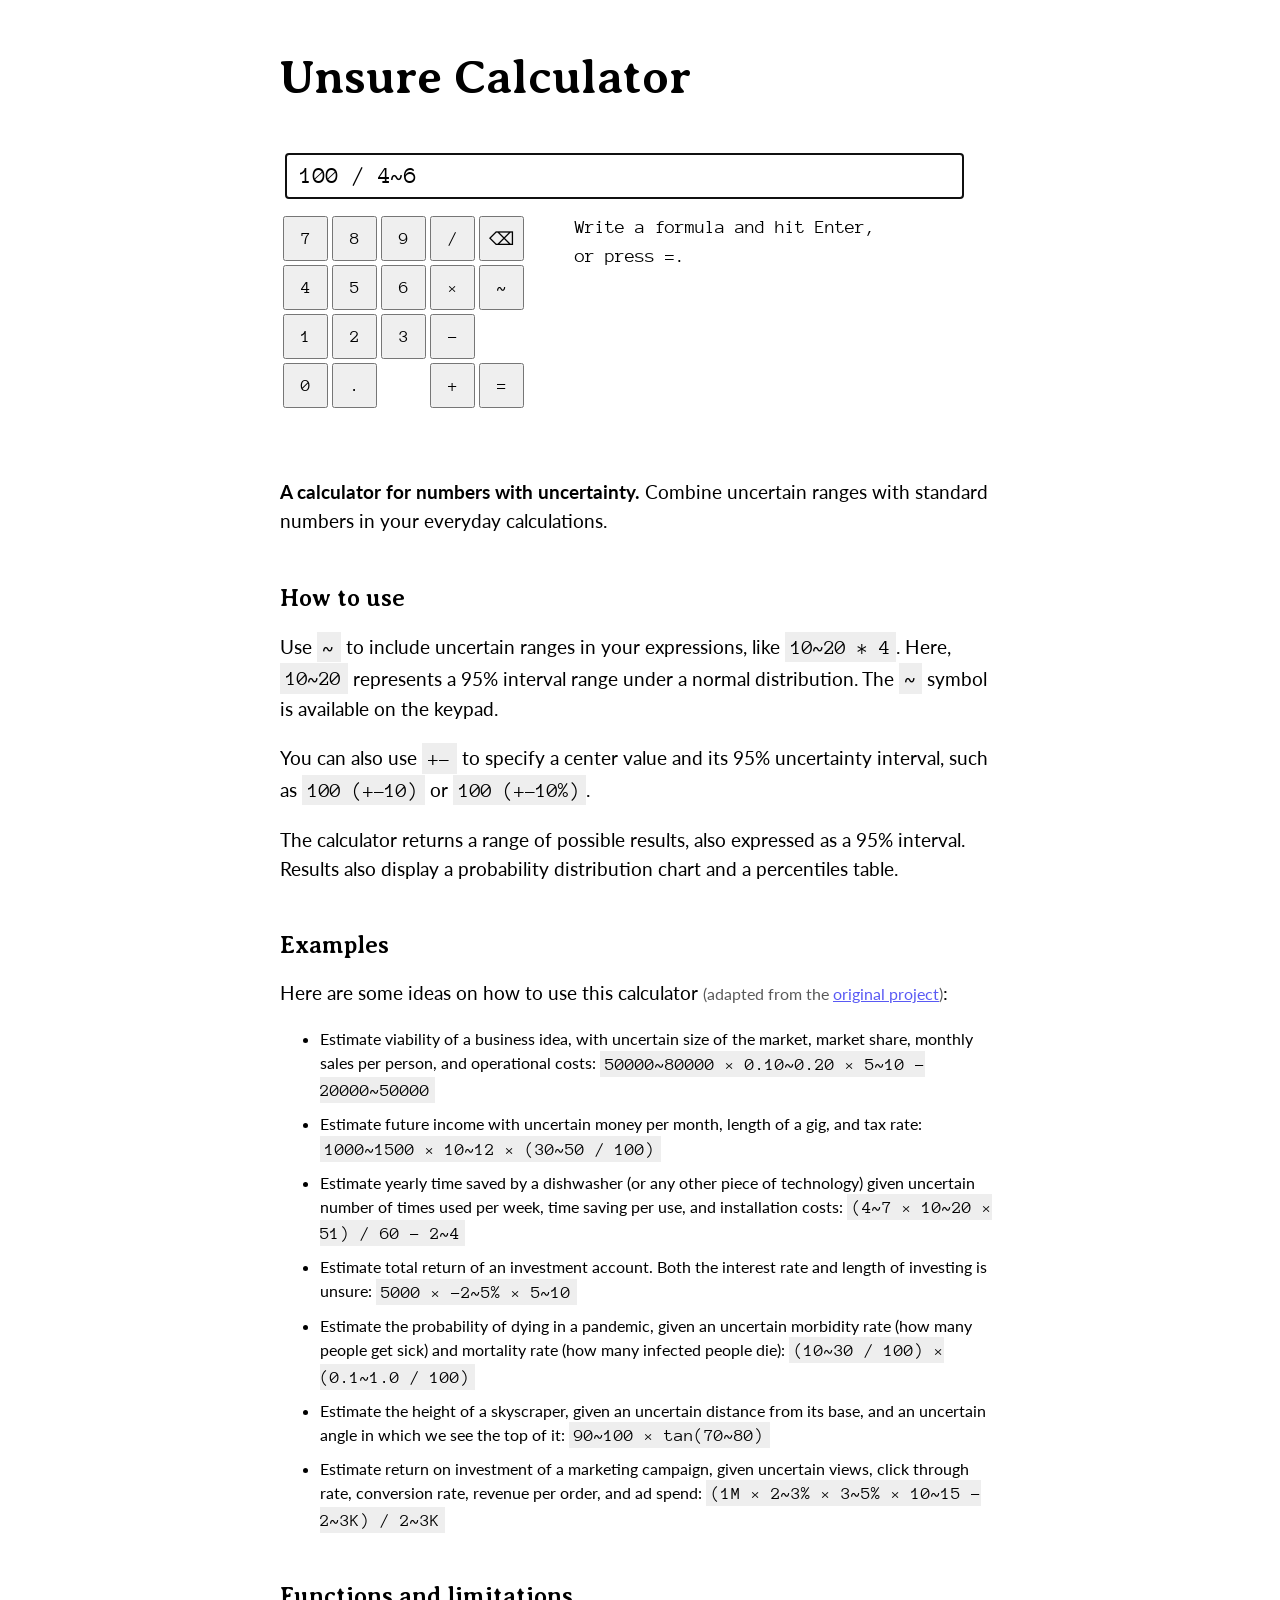
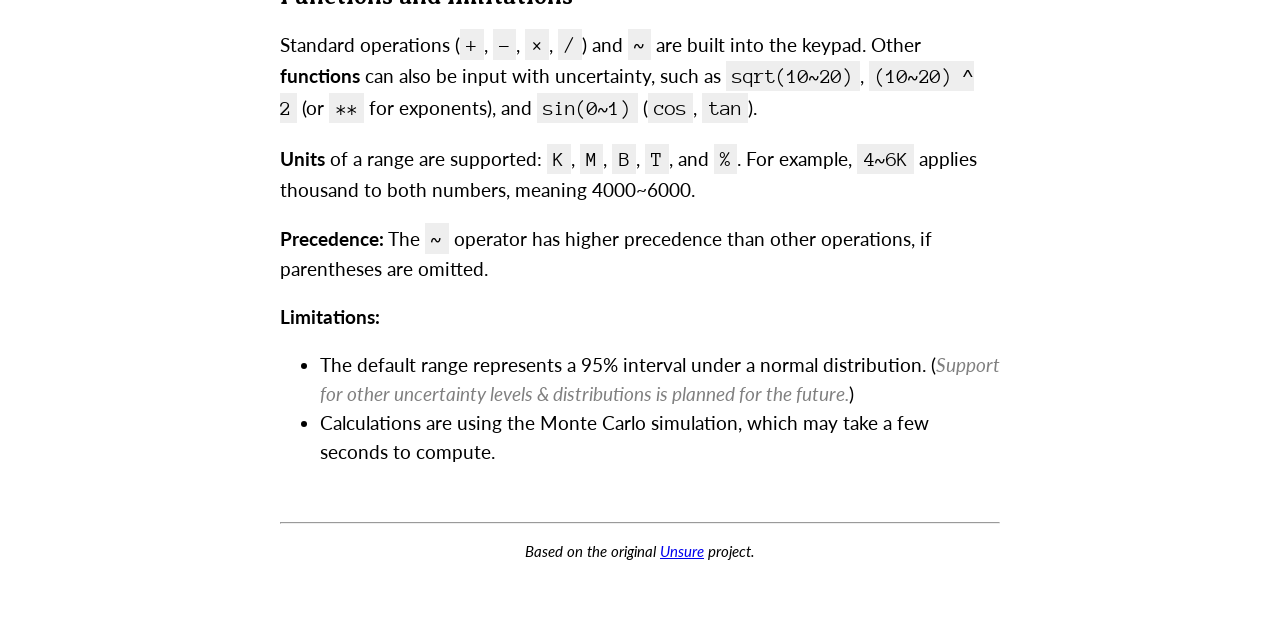
<file: index.html>
<!DOCTYPE html>
<html lang="en">
  <head>
    <title>Unsure Calculator</title>
    <meta charset="utf-8">
    <meta name="viewport" content="width=device-width, initial-scale=1">
    <link rel="manifest" href="manifest.json">
    <link rel="stylesheet" href="styles.css">
    <link rel="stylesheet" href="app_component/app_component.css">
    <script defer src="main.dart.js"></script>

    <link rel="preconnect" href="https://fonts.gstatic.com">
    <link rel="preload" href="worker.dart.js" as="script">

    <link rel="icon" type="image/png" href="favicon.png">

    <meta property="og:title" content="Unsure Calculator">
    <meta property="og:url" content="https://filiph.github.io/unsure/">
    <meta property="og:description" content="The Unsure Calculator is an online tool that lets you calculate with numbers you’re not sure about.">
    <meta property="og:image" content="https://filiph.github.io/unsure/images/screenshot.png">

    <meta name="Description" content="The Unsure Calculator is an online tool that lets you calculate with numbers you’re not sure about.">

  </head>
  <body>
    <h1>Unsure Calculator</h1>
    
    <div id="unsure-calc">Loading...</div>

    <a href="#" id="toggle-instructions">How to use</a>
    <div id="instructions">
    <p>
      <b>A calculator for numbers with uncertainty.</b> Combine uncertain ranges with standard numbers in your everyday calculations.
    </p>

    <h2>How to use</h2>
    <p>
      Use <code>~</code> to include uncertain ranges in your expressions, like <code>10~20 * 4</code>. Here, <code>10~20</code> represents a 95% interval range under a normal distribution. The <code>~</code> symbol is available on the keypad.
    </p>
    <p>
      You can also use <code>+-</code> to specify a center value and its 95% uncertainty interval, such as <code>100 (+-10)</code> or <code>100 (+-10%)</code>.
    </p>
    <p>
      The calculator returns a range of possible results, also expressed as a 95% interval. Results also display a probability distribution chart and a percentiles table.
    </p>

    <h2>Examples</h2>
    <p>
      Here are some ideas on how to use this calculator 
      <small style="opacity: 0.65;">(adapted from the <a href="#footnote">original project</a>)</small>:
    </p>

    <ul class="compact-list">
      <li>Estimate viability of a business idea, with uncertain size of the market, market share, monthly sales per person, and operational costs: <code>50000~80000 × 0.10~0.20 × 5~10 - 20000~50000</code></li>
      <li>Estimate future income with uncertain money per month, length of a gig, and tax rate: <code>1000~1500 × 10~12 × (30~50 / 100)</code></li>
      <li>Estimate yearly time saved by a dishwasher (or any other piece of technology) given uncertain number of times used per week, time saving per use, and installation costs: <code>(4~7 × 10~20 × 51) / 60 - 2~4</code></li>
      <li>Estimate total return of an investment account. Both the interest rate and length of investing is unsure: <code>5000 × -2~5% × 5~10</code></li>
      <li>Estimate the probability of dying in a pandemic, given an uncertain morbidity rate (how many people get sick) and mortality rate (how many infected people die): <code>(10~30 / 100) × (0.1~1.0 / 100)</code></li>
      <li>Estimate the height of a skyscraper, given an uncertain distance from its base, and an uncertain angle in which we see the top of it: <code>90~100 × tan(70~80)</code></li>
      <li>Estimate return on investment of a marketing campaign, given uncertain views, click through rate, conversion rate, revenue per order, and ad spend: <code>(1M × 2~3% × 3~5% × 10~15 - 2~3K) / 2~3K</code></li>
    </ul>

    <h2>Functions and limitations</h2>
    <p>
      Standard operations (<code>+</code>, <code>-</code>, <code>×</code>, <code>/</code>) and <code>~</code> are built into the keypad.
      Other <b>functions</b> can also be input with uncertainty, such as <code>sqrt(10~20)</code>, <code>(10~20) ^ 2</code> (or <code>**</code> for exponents), and <code>sin(0~1)</code> (<code>cos</code>, <code>tan</code>).
    </p>
    <p>
      <b>Units</b> of a range are supported: <code>K</code>, <code>M</code>, <code>B</code>, <code>T</code>, and <code>%</code>. For example, <code>4~6K</code> applies thousand to both numbers, meaning 4000~6000.
    </p>
    <p>
      <b>Precedence:</b> The <code>~</code> operator has higher precedence than other operations, if parentheses are omitted.
    </p>
    <p>
      <b>Limitations:</b>
    </p>
    <ul>
      <li>The default range represents a 95% interval under a normal distribution. (<span style="color: gray; font-style: italic;">Support for other uncertainty levels & distributions is planned for the future.</span>)</li>
      <li>Calculations are using the Monte Carlo simulation, which may take a few seconds to compute.</li>
    </ul>
    </div>

    <footer> 
      <hr>
      <p id="footnote"> 
        <i>Based on the original <a href="https://filiph.github.io/unsure/" target="_blank">Unsure</a> project.</i> 
      </p> 
    </footer>

  </body>
</html>
</file>
<file: styles.css>
@import url('https://fonts.googleapis.com/css?family=Averia+Serif+Libre|Lato|Anonymous+Pro&display=swap');

body {
  max-width: 720px;
  margin: 0 auto;
  padding: 16px 5vw 5vw 5vw;
}

* {
  font-family: Lato, Roboto, Helvetica, Arial, sans-serif;
}

unsure-calc {
  min-height: 10em;
  margin-bottom: 5em;
}

h1, h2 {
  font-family: 'Averia Serif Libre', cursive;
}

h1 {
  font-size: 3em;
}

h2 {
  margin-top: 2em;
}

p, li {
  font-size: 1.2em;
  line-height: 1.5;
}

code {
  font-size: 1.1em;
  font-family: 'Anonymous Pro', monospace;
  background: #eee;
  padding: 0.2em 0.3em;
}

img {
  max-width: 100%;
}

.signage {
  margin-top: 3em;
  margin-bottom: 10em;
  text-align: right;
}

.compact-list li {
  font-size: 1em;
  margin-bottom: 0.5em;
}

footer {
  margin-top: 3.5rem;
  font-size: 0.8em;
  text-align: center;
}

#toggle-instructions {
  display: none;
}

.pwa-standalone #instructions {
  display: none;
}

.pwa-standalone #toggle-instructions {
  display: block;
}

.pwa-standalone footer {
  display: none;
}
</file>
<file: app_component/app_component.css>
.keypad-and-results {
    display: flex;
    flex-wrap: wrap;
}

input[type="text"] {
    font-family: 'Anonymous Pro', monospace;
    font-size: x-large;
    width: 90%;
    margin: 0.6em 0.2em;
    padding: 0.4em 0.6em;
    border: 1px dashed gray;
}

input[type="button"], button {
    font-family: 'Anonymous Pro', monospace;
    font-size: large;
}

.keypad {
    padding-right: 3em;
    padding-bottom: 3em;
}

.keypad button {
    width: 2.5em;
    height: 2.5em;
}

.calculator-output {
}

.calculator-output p, .calculator-output p a {
    font-family: 'Anonymous Pro', monospace;
}

.grayout {
    color: gray;
}

.loader {
    margin-top: 0.2em;
    margin-bottom: 2em;
}

.result {
    font-family: 'Anonymous Pro', monospace;
    margin-top: 0;
    font-size: 300%;
}

.note {
    margin-top: 0;
    max-width: 16em;
    padding-bottom: 2em;
}

.calculator-output a {
    cursor: pointer;
}

.calculator-output a span {
    color: blue;
}

pre {
    font-size: 0.9em;
    font-family: 'Anonymous Pro', monospace;
}
</file>
